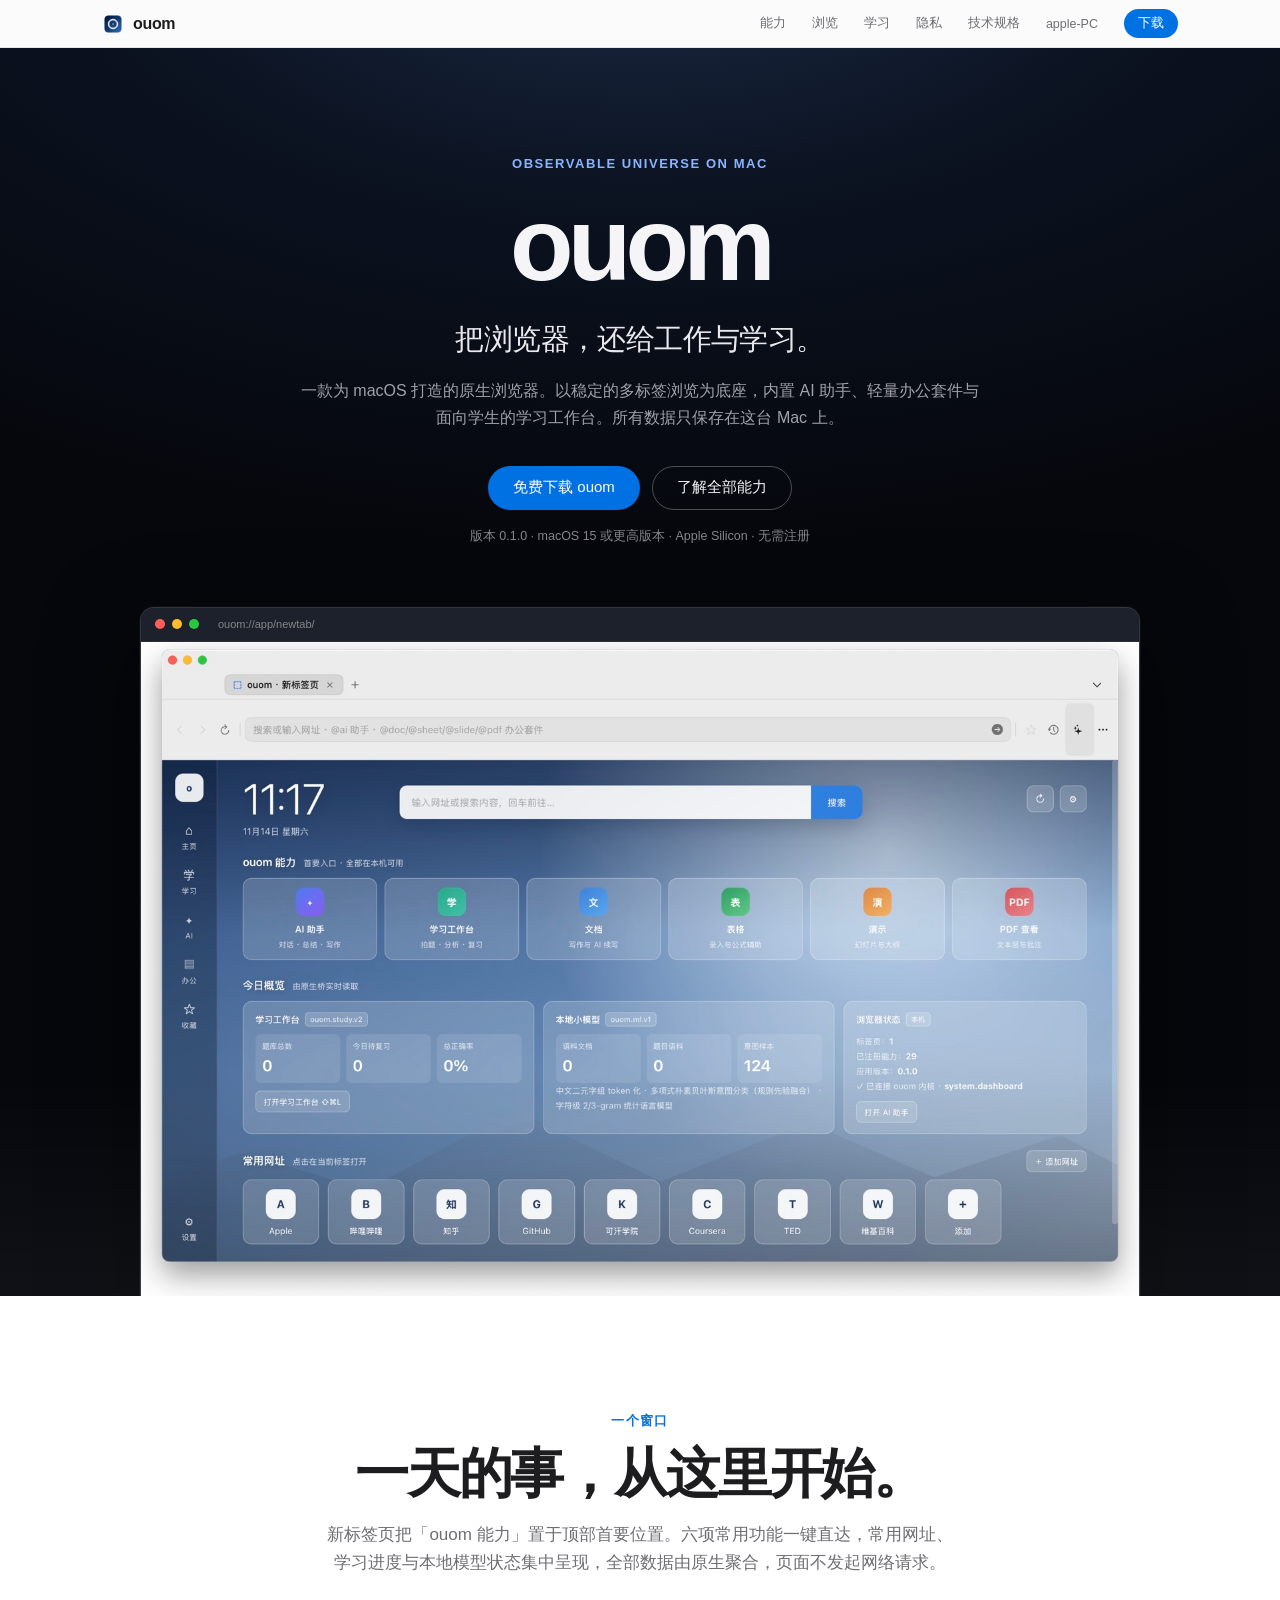
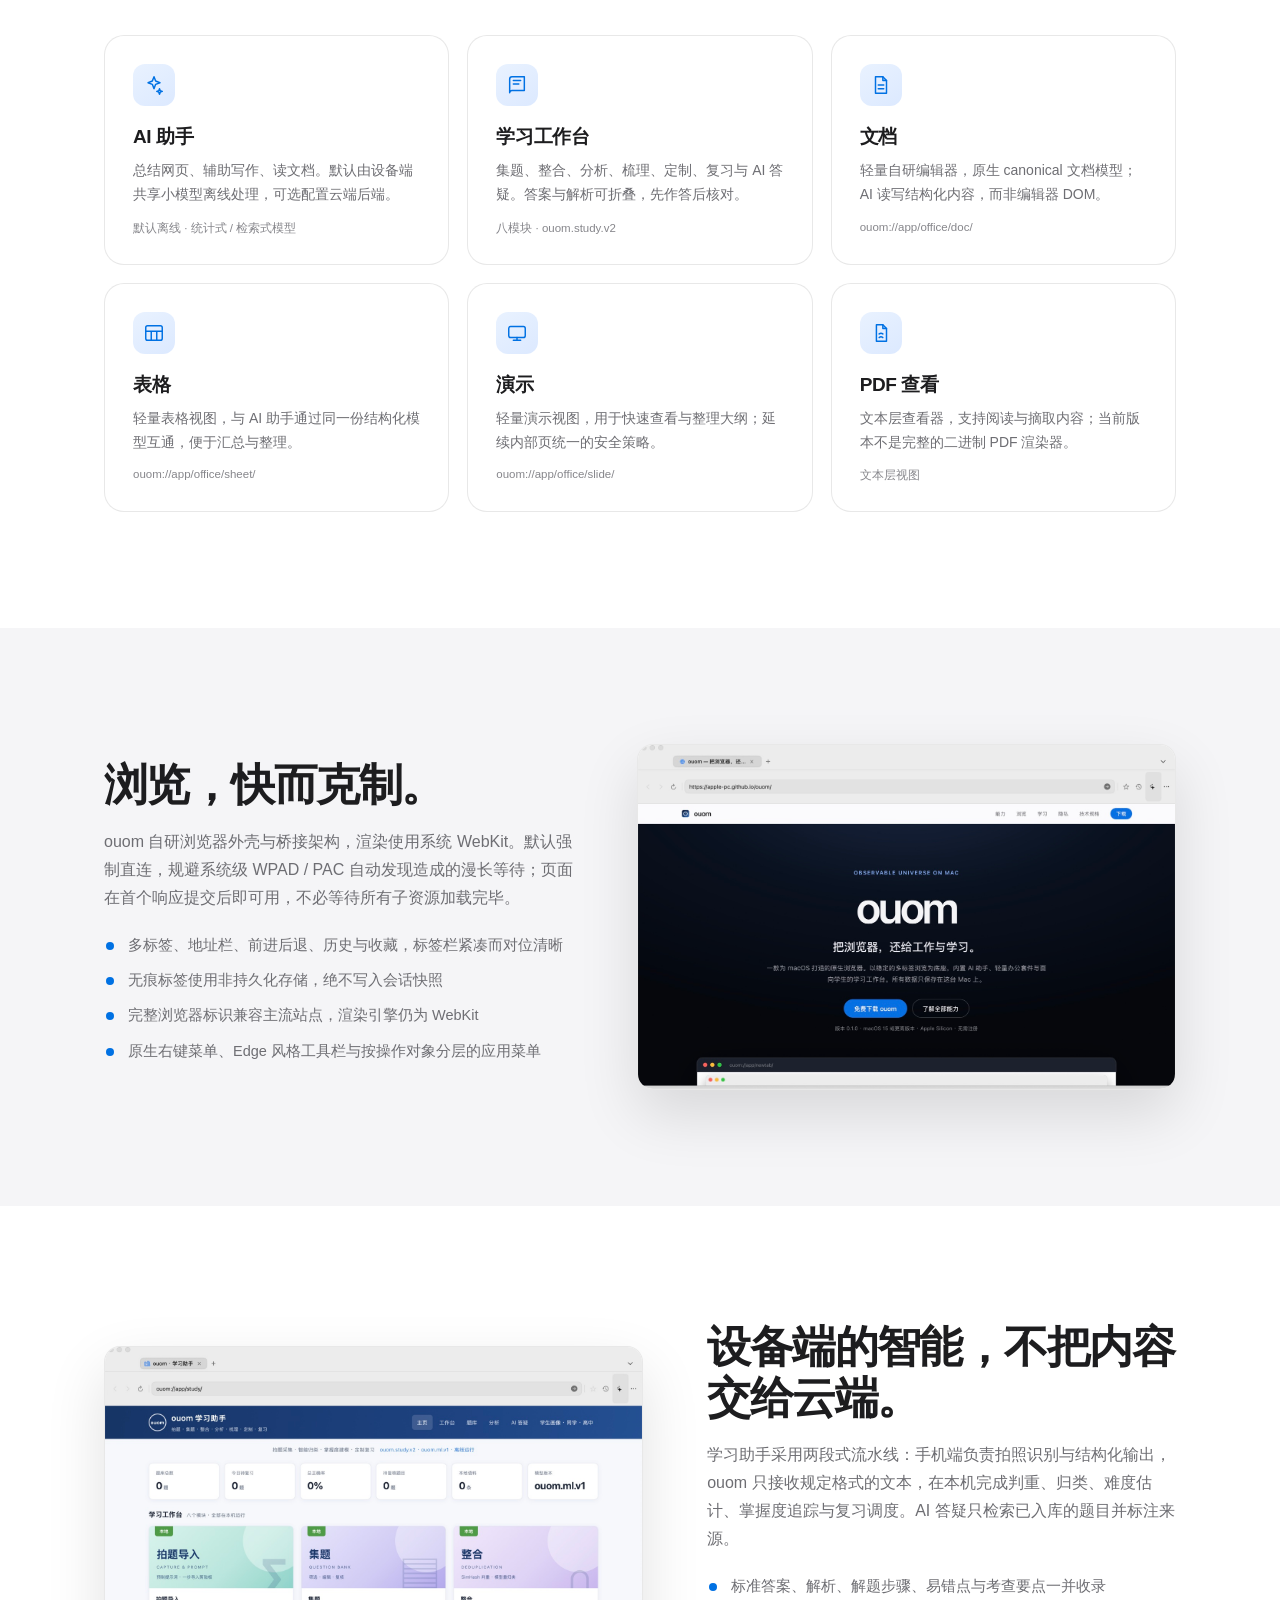
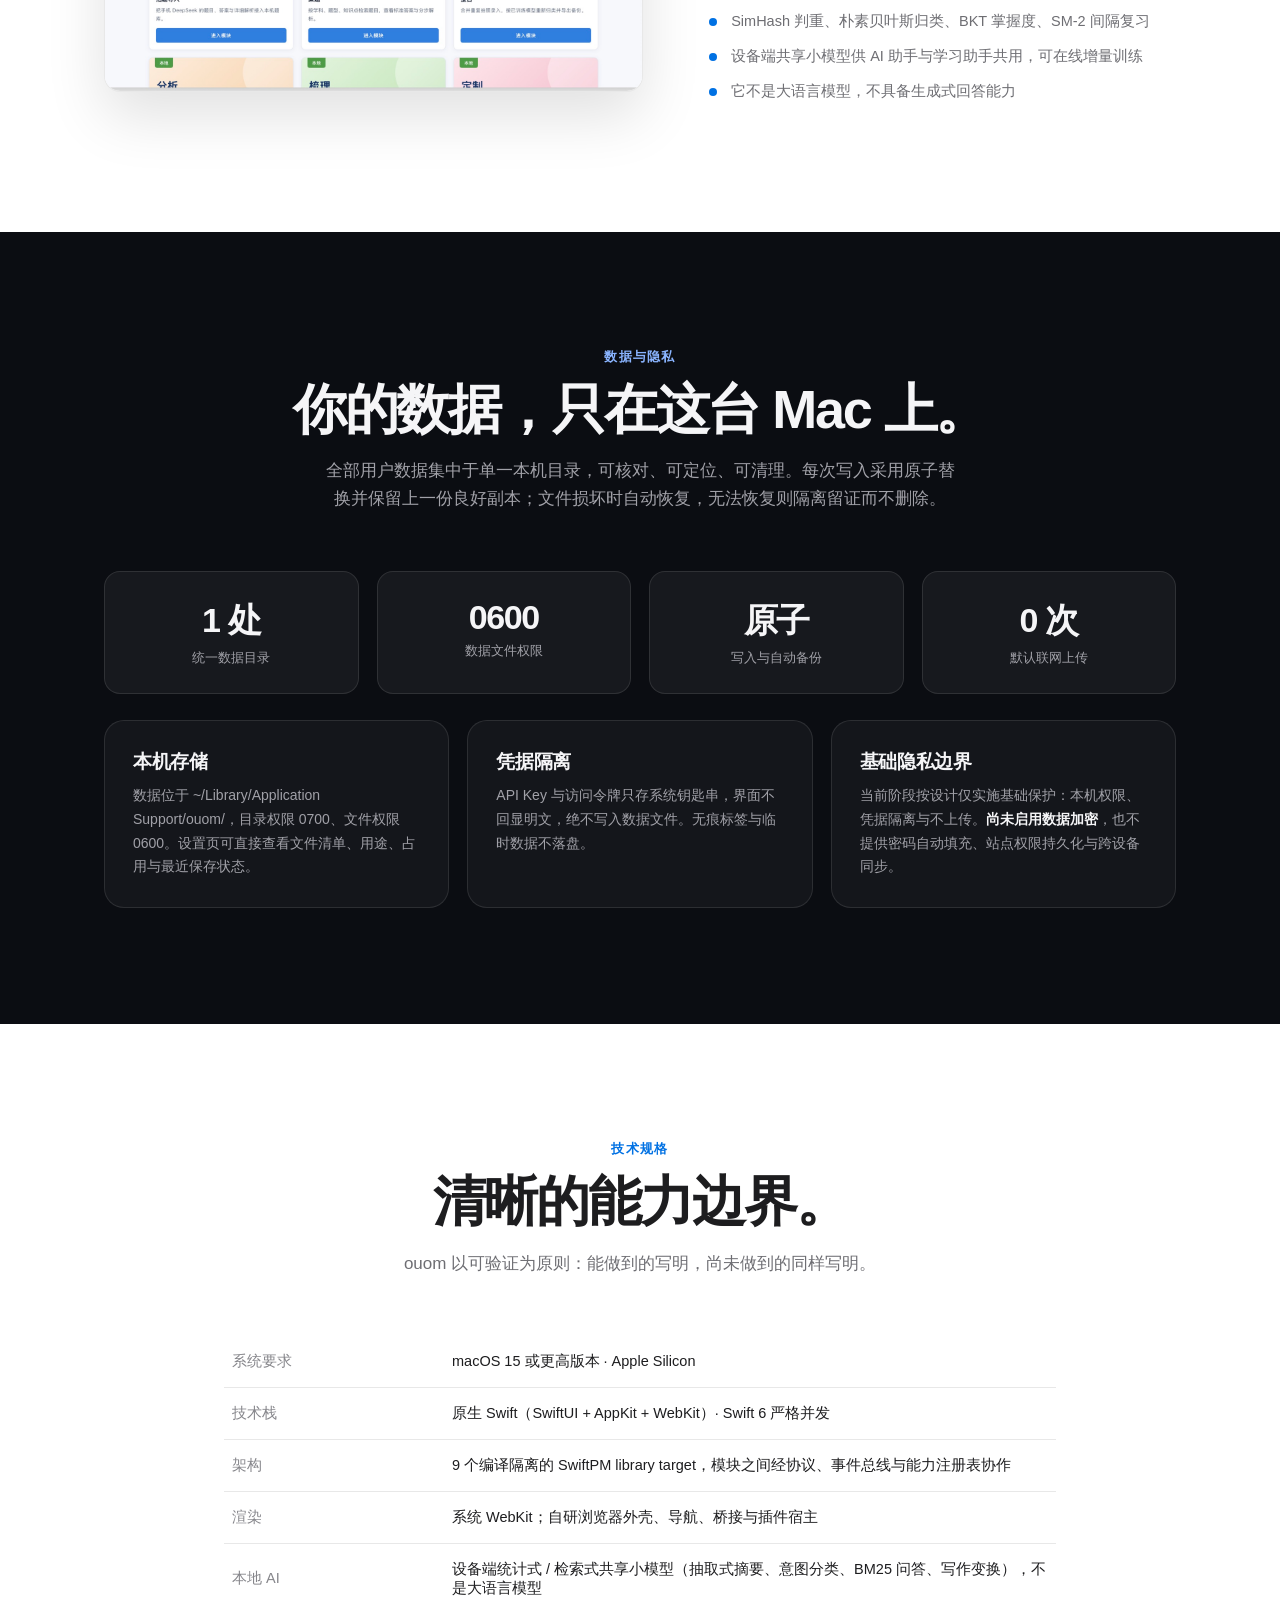
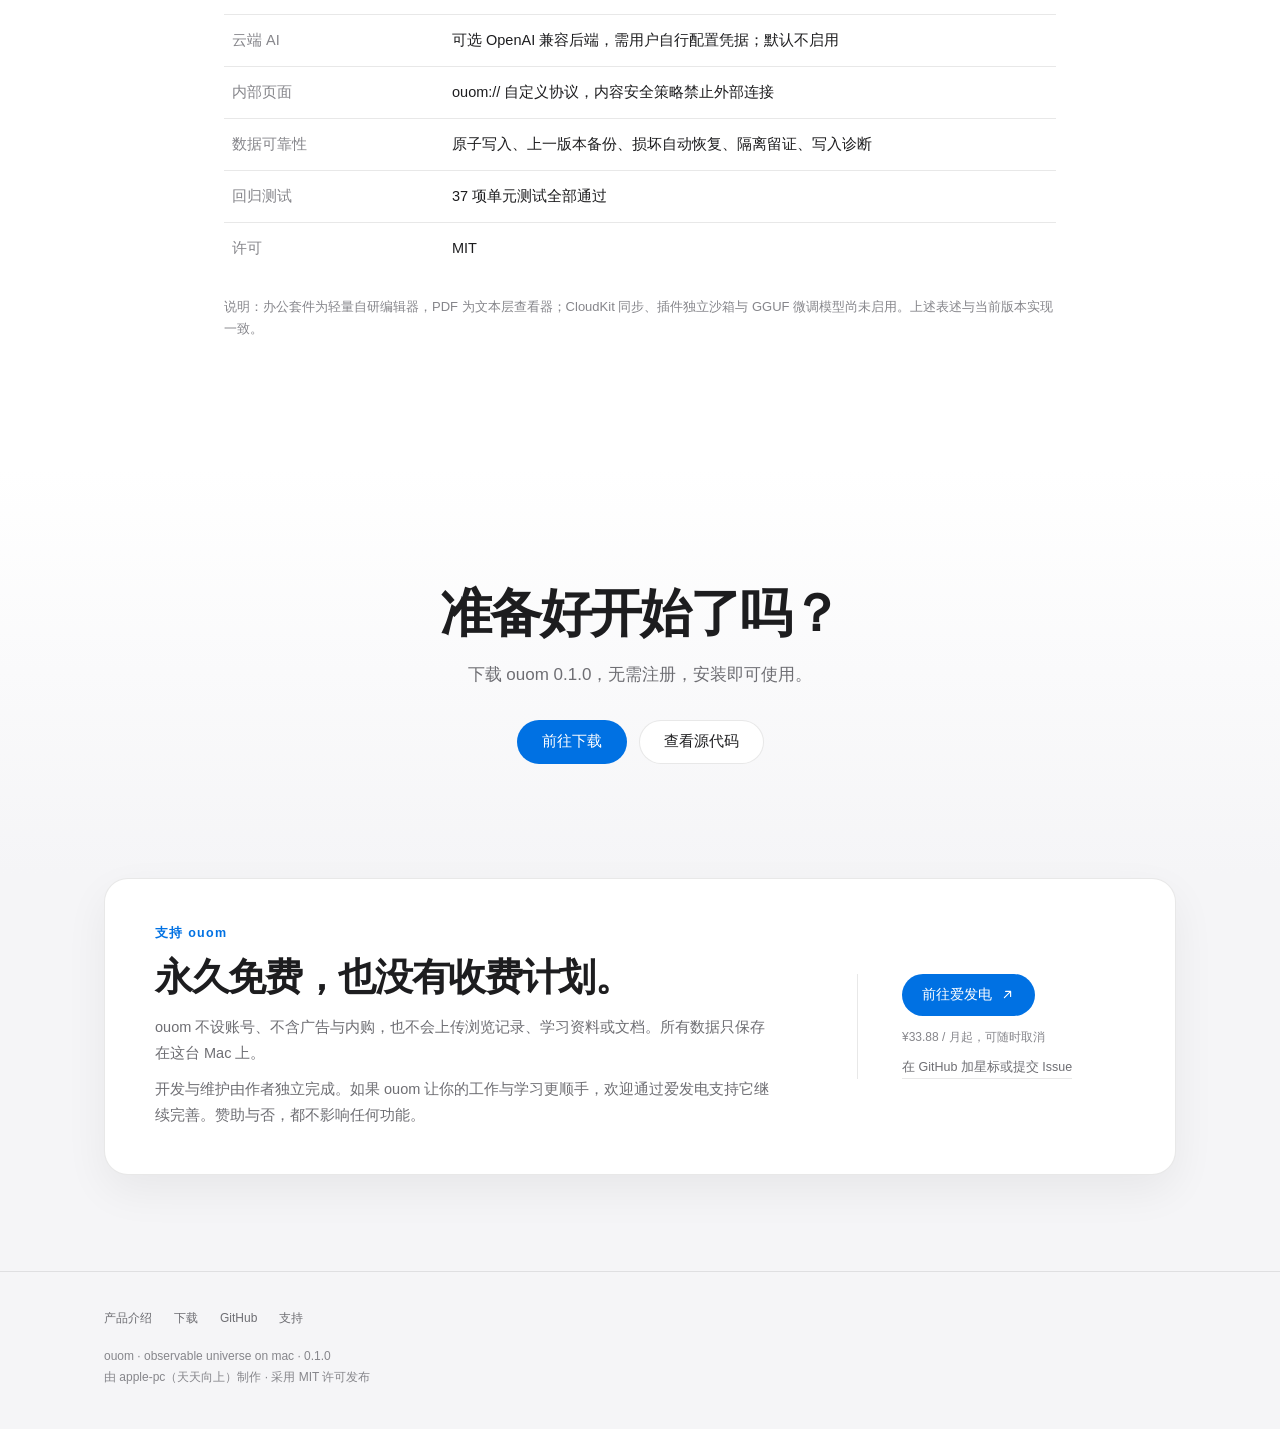
<file: index.html>
<!DOCTYPE html>
<html lang="zh-CN">
<head>
<meta charset="utf-8">
<meta name="viewport" content="width=device-width, initial-scale=1, viewport-fit=cover">
<title>ouom — 把浏览器，还给工作与学习</title>
<meta name="description" content="ouom（observable universe on mac）是一款原生 macOS 浏览器，内置 AI 助手、轻量办公套件与面向学生的学习工作台。数据仅存本机，离线可用。">
<meta property="og:title" content="ouom — 把浏览器，还给工作与学习">
<meta property="og:description" content="原生 macOS 浏览器。AI 助手、办公套件、学习工作台，全部数据留在本机。">
<meta property="og:type" content="website">
<link rel="icon" href="assets/icon.png">
<link rel="stylesheet" href="assets/style.css?v=2">
</head>
<body>

<nav class="nav">
  <div class="nav-inner">
    <a class="brand" href="index.html"><img src="assets/icon.png" alt="ouom 图标">ouom</a>
    <div class="nav-links">
      <a href="#capabilities">能力</a>
      <a href="#browser">浏览</a>
      <a href="#study">学习</a>
      <a href="#privacy">隐私</a>
      <a href="#specs">技术规格</a>
      <a href="https://apple-pc.github.io/home/">apple-PC</a>
      <a class="nav-cta" href="download/">下载</a>
    </div>
  </div>
</nav>

<header class="hero">
  <div class="wrap">
    <p class="eyebrow">observable universe on mac</p>
    <h1>ouom</h1>
    <p class="sub">把浏览器，还给工作与学习。</p>
    <p class="lede">一款为 macOS 打造的原生浏览器。以稳定的多标签浏览为底座，内置 AI 助手、轻量办公套件与面向学生的学习工作台。所有数据只保存在这台 Mac 上。</p>
    <div class="cta-row">
      <a class="btn btn-primary" href="download/">免费下载 ouom</a>
      <a class="btn btn-ghost" href="#capabilities">了解全部能力</a>
    </div>
    <p class="hero-meta">版本 0.1.0 · macOS 15 或更高版本 · Apple Silicon · 无需注册</p>

    <div class="device reveal">
      <div class="device-bar"><i></i><i></i><i></i><span>ouom://app/newtab/</span></div>
      <img src="assets/newtab.jpg" alt="ouom 新标签页门户：顶部 ouom 能力六宫格、实时时钟与学习 / 小模型 / 浏览器状态小组件">
    </div>
  </div>
</header>

<section class="section" id="capabilities">
  <div class="wrap">
    <div class="section-head reveal">
      <span class="kicker">一个窗口</span>
      <h2>一天的事，从这里开始。</h2>
      <p>新标签页把「ouom 能力」置于顶部首要位置。六项常用功能一键直达，常用网址、学习进度与本地模型状态集中呈现，全部数据由原生聚合，页面不发起网络请求。</p>
    </div>
    <div class="grid grid-3 reveal">
      <div class="card">
        <div class="badge"><svg viewBox="0 0 24 24" fill="none" stroke="currentColor" stroke-width="1.6" stroke-linecap="round" stroke-linejoin="round"><path d="M12 3l1.8 4.7L18.5 9.5l-4.7 1.8L12 16l-1.8-4.7L5.5 9.5l4.7-1.8L12 3z"/><path d="M18 16l.8 2.2L21 19l-2.2.8L18 22l-.8-2.2L15 19l2.2-.8L18 16z"/></svg></div>
        <h3>AI 助手</h3>
        <p>总结网页、辅助写作、读文档。默认由设备端共享小模型离线处理，可选配置云端后端。</p>
        <span class="tag">默认离线 · 统计式 / 检索式模型</span>
      </div>
      <div class="card">
        <div class="badge"><svg viewBox="0 0 24 24" fill="none" stroke="currentColor" stroke-width="1.6" stroke-linecap="round" stroke-linejoin="round"><path d="M4 5.5A2.5 2.5 0 016.5 3H20v15H6.5A2.5 2.5 0 004 20.5V5.5z"/><path d="M8 7h8M8 11h6"/></svg></div>
        <h3>学习工作台</h3>
        <p>集题、整合、分析、梳理、定制、复习与 AI 答疑。答案与解析可折叠，先作答后核对。</p>
        <span class="tag">八模块 · ouom.study.v2</span>
      </div>
      <div class="card">
        <div class="badge"><svg viewBox="0 0 24 24" fill="none" stroke="currentColor" stroke-width="1.6" stroke-linecap="round" stroke-linejoin="round"><path d="M6 3h8l4 4v14H6V3z"/><path d="M14 3v4h4M9 12h6M9 16h6"/></svg></div>
        <h3>文档</h3>
        <p>轻量自研编辑器，原生 canonical 文档模型；AI 读写结构化内容，而非编辑器 DOM。</p>
        <span class="tag">ouom://app/office/doc/</span>
      </div>
      <div class="card">
        <div class="badge"><svg viewBox="0 0 24 24" fill="none" stroke="currentColor" stroke-width="1.6" stroke-linecap="round" stroke-linejoin="round"><rect x="3" y="4" width="18" height="16" rx="2"/><path d="M3 10h18M9 10v10M15 10v10"/></svg></div>
        <h3>表格</h3>
        <p>轻量表格视图，与 AI 助手通过同一份结构化模型互通，便于汇总与整理。</p>
        <span class="tag">ouom://app/office/sheet/</span>
      </div>
      <div class="card">
        <div class="badge"><svg viewBox="0 0 24 24" fill="none" stroke="currentColor" stroke-width="1.6" stroke-linecap="round" stroke-linejoin="round"><rect x="3" y="5" width="18" height="12" rx="2"/><path d="M12 17v3M8 20h8"/></svg></div>
        <h3>演示</h3>
        <p>轻量演示视图，用于快速查看与整理大纲；延续内部页统一的安全策略。</p>
        <span class="tag">ouom://app/office/slide/</span>
      </div>
      <div class="card">
        <div class="badge"><svg viewBox="0 0 24 24" fill="none" stroke="currentColor" stroke-width="1.6" stroke-linecap="round" stroke-linejoin="round"><path d="M7 3h7l4 4v14H7V3z"/><path d="M14 3v4h4"/><path d="M10 13c1.2-1 2.8-1 4 0M10 17c1.2-1 2.8-1 4 0"/></svg></div>
        <h3>PDF 查看</h3>
        <p>文本层查看器，支持阅读与摘取内容；当前版本不是完整的二进制 PDF 渲染器。</p>
        <span class="tag">文本层视图</span>
      </div>
    </div>
  </div>
</section>

<section class="section gray" id="browser">
  <div class="wrap split reveal">
    <div>
      <h2>浏览，快而克制。</h2>
      <p>ouom 自研浏览器外壳与桥接架构，渲染使用系统 WebKit。默认强制直连，规避系统级 WPAD / PAC 自动发现造成的漫长等待；页面在首个响应提交后即可用，不必等待所有子资源加载完毕。</p>
      <ul class="list">
        <li>多标签、地址栏、前进后退、历史与收藏，标签栏紧凑而对位清晰</li>
        <li>无痕标签使用非持久化存储，绝不写入会话快照</li>
        <li>完整浏览器标识兼容主流站点，渲染引擎仍为 WebKit</li>
        <li>原生右键菜单、Edge 风格工具栏与按操作对象分层的应用菜单</li>
      </ul>
    </div>
    <div class="shot"><img src="assets/browser.jpg" alt="ouom 主窗口：紧凑标签栏、地址栏与网页内容区"></div>
  </div>
</section>

<section class="section" id="study">
  <div class="wrap split reverse reveal">
    <div class="shot"><img src="assets/study.jpg" alt="ouom 学习工作台：课程门户式首页与八个功能模块"></div>
    <div>
      <h2>设备端的智能，不把内容交给云端。</h2>
      <p>学习助手采用两段式流水线：手机端负责拍照识别与结构化输出，ouom 只接收规定格式的文本，在本机完成判重、归类、难度估计、掌握度追踪与复习调度。AI 答疑只检索已入库的题目并标注来源。</p>
      <ul class="list">
        <li>标准答案、解析、解题步骤、易错点与考查要点一并收录</li>
        <li>SimHash 判重、朴素贝叶斯归类、BKT 掌握度、SM-2 间隔复习</li>
        <li>设备端共享小模型供 AI 助手与学习助手共用，可在线增量训练</li>
        <li>它不是大语言模型，不具备生成式回答能力</li>
      </ul>
    </div>
  </div>
</section>

<section class="section dark" id="privacy">
  <div class="wrap">
    <div class="section-head reveal">
      <span class="kicker">数据与隐私</span>
      <h2>你的数据，只在这台 Mac 上。</h2>
      <p>全部用户数据集中于单一本机目录，可核对、可定位、可清理。每次写入采用原子替换并保留上一份良好副本；文件损坏时自动恢复，无法恢复则隔离留证而不删除。</p>
    </div>
    <div class="metrics reveal">
      <div class="metric"><strong>1 处</strong><span>统一数据目录</span></div>
      <div class="metric"><strong>0600</strong><span>数据文件权限</span></div>
      <div class="metric"><strong>原子</strong><span>写入与自动备份</span></div>
      <div class="metric"><strong>0 次</strong><span>默认联网上传</span></div>
    </div>
    <div class="grid grid-3 reveal" style="margin-top:26px">
      <div class="card" style="background:rgba(255,255,255,.04);border-color:rgba(255,255,255,.1)">
        <h3 style="color:#f5f5f7">本机存储</h3>
        <p style="color:#a1a1a8">数据位于 ~/Library/Application Support/ouom/，目录权限 0700、文件权限 0600。设置页可直接查看文件清单、用途、占用与最近保存状态。</p>
      </div>
      <div class="card" style="background:rgba(255,255,255,.04);border-color:rgba(255,255,255,.1)">
        <h3 style="color:#f5f5f7">凭据隔离</h3>
        <p style="color:#a1a1a8">API Key 与访问令牌只存系统钥匙串，界面不回显明文，绝不写入数据文件。无痕标签与临时数据不落盘。</p>
      </div>
      <div class="card" style="background:rgba(255,255,255,.04);border-color:rgba(255,255,255,.1)">
        <h3 style="color:#f5f5f7">基础隐私边界</h3>
        <p style="color:#a1a1a8">当前阶段按设计仅实施基础保护：本机权限、凭据隔离与不上传。<strong style="color:#f5f5f7">尚未启用数据加密</strong>，也不提供密码自动填充、站点权限持久化与跨设备同步。</p>
      </div>
    </div>
  </div>
</section>

<section class="section" id="specs">
  <div class="wrap" style="max-width:880px">
    <div class="section-head reveal">
      <span class="kicker">技术规格</span>
      <h2>清晰的能力边界。</h2>
      <p>ouom 以可验证为原则：能做到的写明，尚未做到的同样写明。</p>
    </div>
    <table class="spec reveal">
      <tr><th>系统要求</th><td>macOS 15 或更高版本 · Apple Silicon</td></tr>
      <tr><th>技术栈</th><td>原生 Swift（SwiftUI + AppKit + WebKit）· Swift 6 严格并发</td></tr>
      <tr><th>架构</th><td>9 个编译隔离的 SwiftPM library target，模块之间经协议、事件总线与能力注册表协作</td></tr>
      <tr><th>渲染</th><td>系统 WebKit；自研浏览器外壳、导航、桥接与插件宿主</td></tr>
      <tr><th>本地 AI</th><td>设备端统计式 / 检索式共享小模型（抽取式摘要、意图分类、BM25 问答、写作变换），不是大语言模型</td></tr>
      <tr><th>云端 AI</th><td>可选 OpenAI 兼容后端，需用户自行配置凭据；默认不启用</td></tr>
      <tr><th>内部页面</th><td>ouom:// 自定义协议，内容安全策略禁止外部连接</td></tr>
      <tr><th>数据可靠性</th><td>原子写入、上一版本备份、损坏自动恢复、隔离留证、写入诊断</td></tr>
      <tr><th>回归测试</th><td>37 项单元测试全部通过</td></tr>
      <tr><th>许可</th><td>MIT</td></tr>
    </table>
    <p class="note">说明：办公套件为轻量自研编辑器，PDF 为文本层查看器；CloudKit 同步、插件独立沙箱与 GGUF 微调模型尚未启用。上述表述与当前版本实现一致。</p>
  </div>
</section>

<section class="cta-section">
  <h2>准备好开始了吗？</h2>
  <p>下载 ouom 0.1.0，无需注册，安装即可使用。</p>
  <div class="cta-row">
    <a class="btn btn-primary" href="download/">前往下载</a>
    <a class="btn btn-outline" href="https://github.com/apple-PC/ouom">查看源代码</a>
  </div>
</section>

<section class="support" id="support">
  <div class="wrap">
    <div class="support-card reveal">
      <div class="support-copy">
        <span class="kicker">支持 ouom</span>
        <h2>永久免费，也没有收费计划。</h2>
        <p>ouom 不设账号、不含广告与内购，也不会上传浏览记录、学习资料或文档。所有数据只保存在这台 Mac 上。</p>
        <p>开发与维护由作者独立完成。如果 ouom 让你的工作与学习更顺手，欢迎通过爱发电支持它继续完善。赞助与否，都不影响任何功能。</p>
      </div>
      <div class="support-action">
        <a class="support-cta" href="https://afdian.com/a/apple-pc" target="_blank" rel="noopener">
          前往爱发电
          <svg viewBox="0 0 24 24" fill="none" stroke="currentColor" stroke-width="1.8" stroke-linecap="round" stroke-linejoin="round"><path d="M7 17 17 7M9 7h8v8"/></svg>
        </a>
        <span>¥33.88 / 月起，可随时取消</span>
        <a class="support-alt" href="https://github.com/apple-PC/ouom">在 GitHub 加星标或提交 Issue</a>
      </div>
    </div>
  </div>
</section>

<footer class="footer">
  <div class="footer-inner">
    <div class="footer-links">
      <a href="index.html">产品介绍</a>
      <a href="download/">下载</a>
      <a href="https://github.com/apple-PC/ouom">GitHub</a>
      <a href="#support">支持</a>
    </div>
    <div>ouom · observable universe on mac · 0.1.0</div>
    <div>由 apple-pc（天天向上）制作 · 采用 MIT 许可发布</div>
  </div>
</footer>

<script src="assets/site.js?v=3"></script>
</body>
</html>
</file>
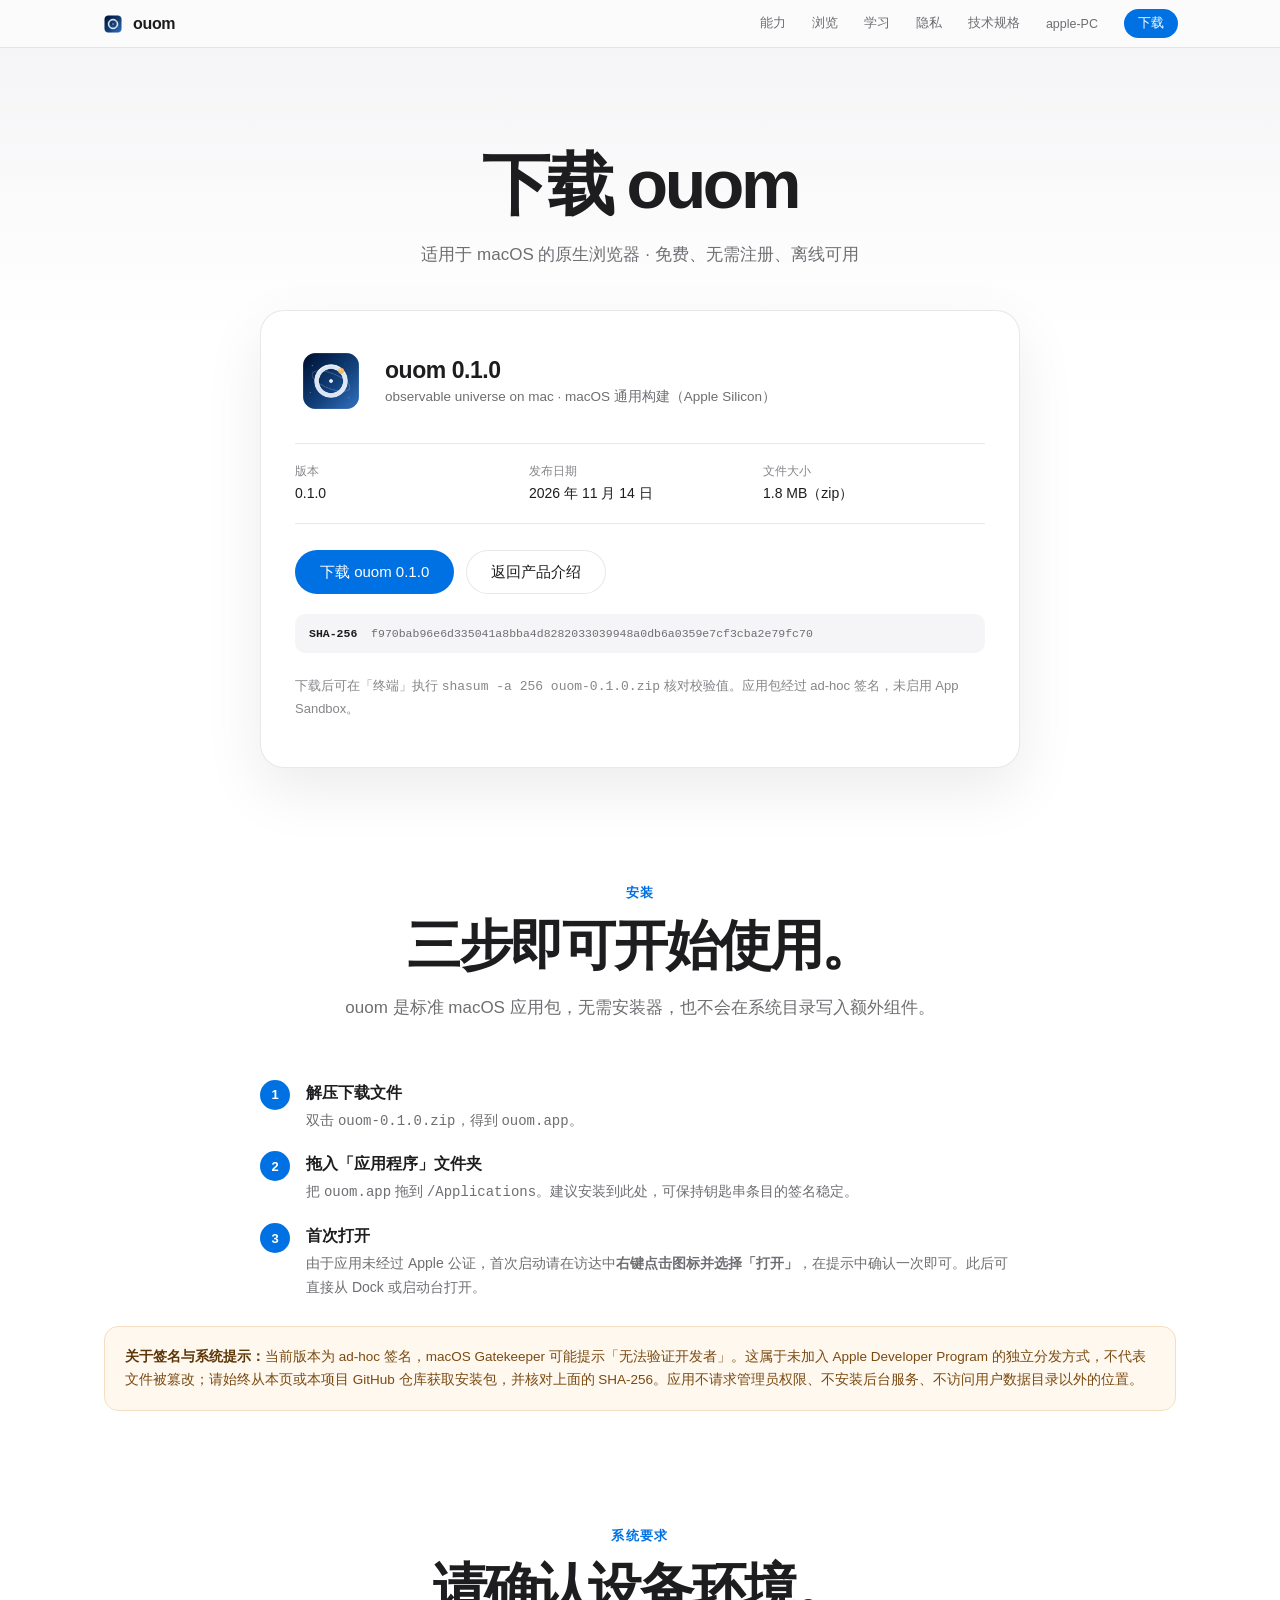
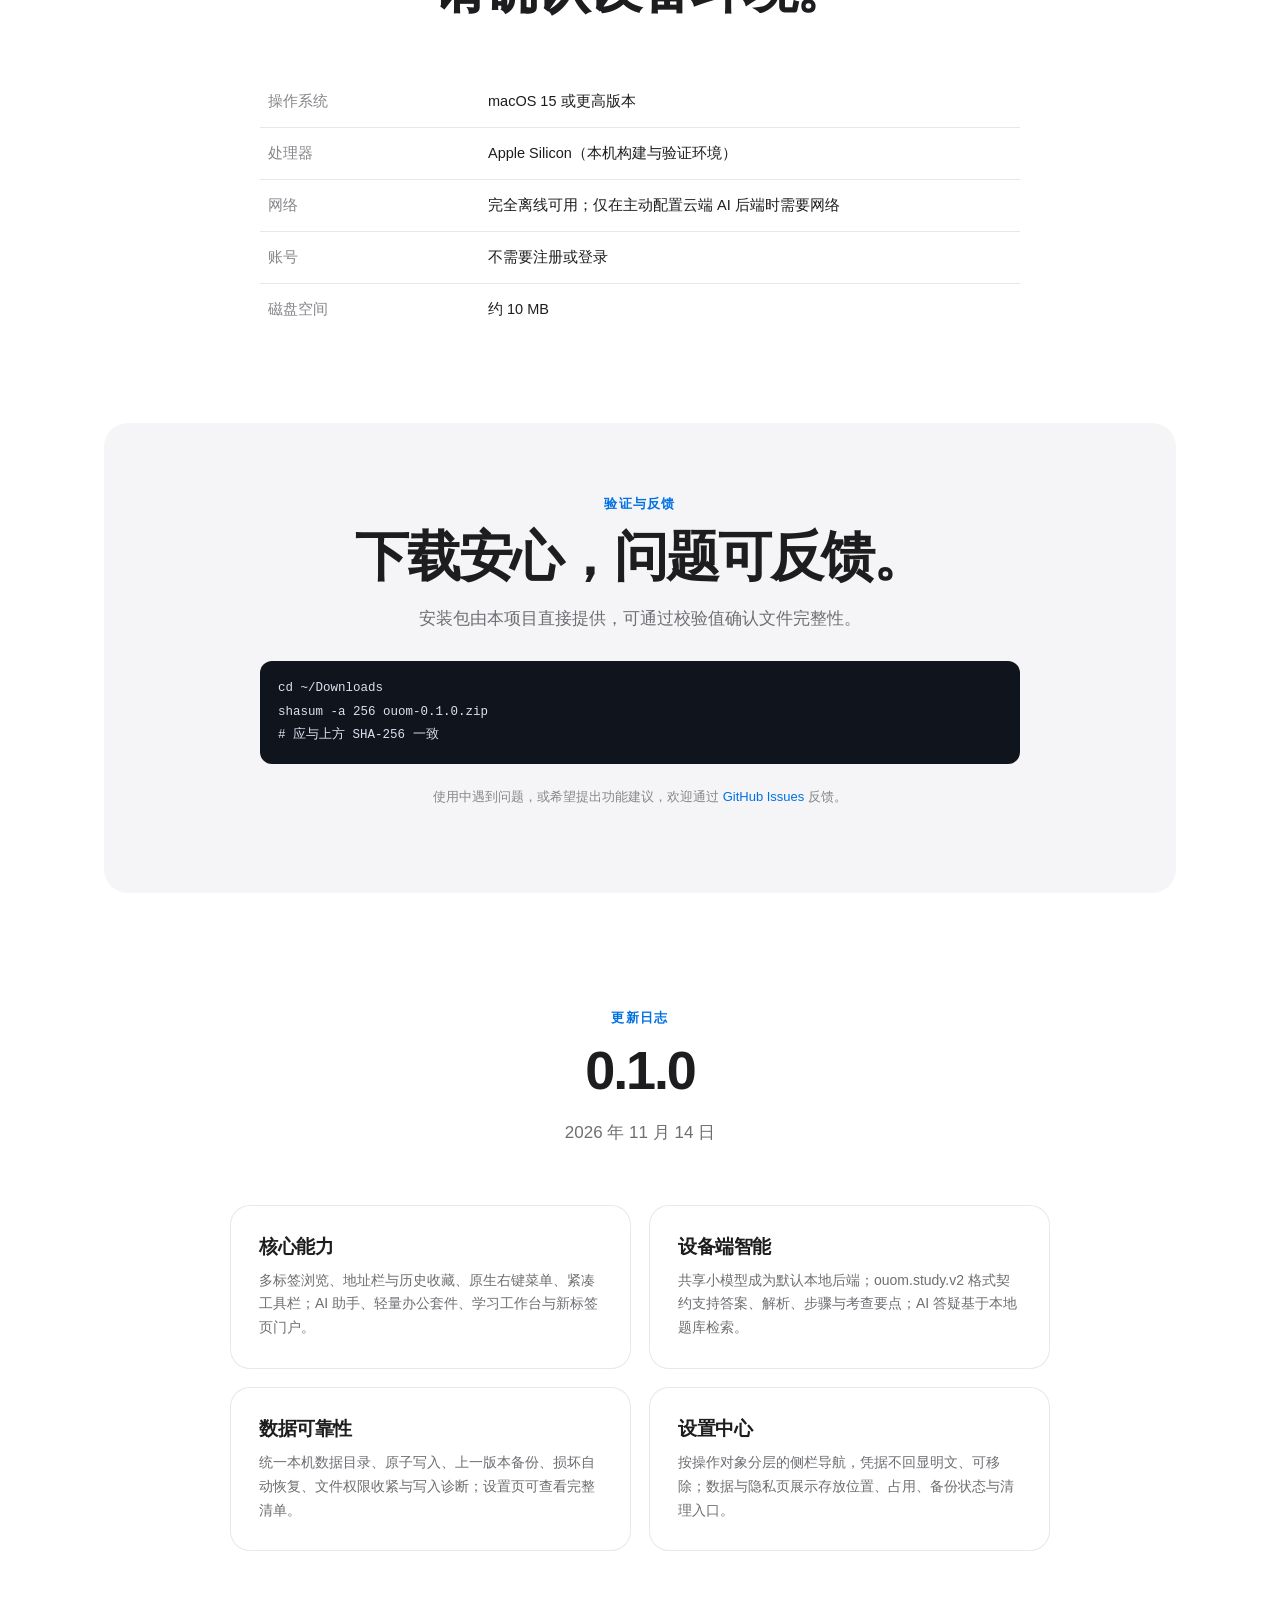
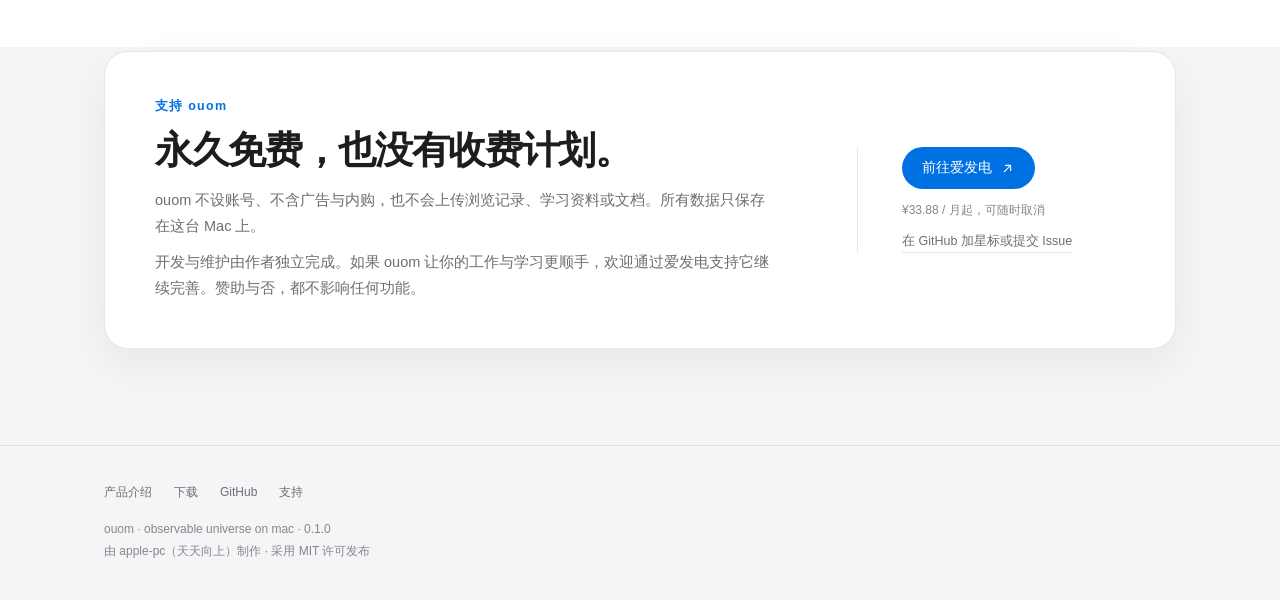
<file: download/index.html>
<!DOCTYPE html>
<html lang="zh-CN">
<head>
<meta charset="utf-8">
<meta name="viewport" content="width=device-width, initial-scale=1, viewport-fit=cover">
<title>下载 ouom — 适用于 macOS 的原生浏览器</title>
<meta name="description" content="下载 ouom 0.1.0 for macOS。原生 Swift + WebKit 浏览器，内置 AI 助手、办公套件与学习工作台，数据仅存本机。">
<link rel="icon" href="../assets/icon.png">
<link rel="stylesheet" href="../assets/style.css?v=2">
</head>
<body>

<nav class="nav">
  <div class="nav-inner">
    <a class="brand" href="../index.html"><img src="../assets/icon.png" alt="ouom 图标">ouom</a>
    <div class="nav-links">
      <a href="../index.html#capabilities">能力</a>
      <a href="../index.html#browser">浏览</a>
      <a href="../index.html#study">学习</a>
      <a href="../index.html#privacy">隐私</a>
      <a href="../index.html#specs">技术规格</a>
      <a href="https://apple-pc.github.io/home/">apple-PC</a>
      <a class="nav-cta" href="./">下载</a>
    </div>
  </div>
</nav>

<header class="page-head">
  <h1>下载 ouom</h1>
  <p>适用于 macOS 的原生浏览器 · 免费、无需注册、离线可用</p>
</header>

<main class="wrap" style="padding-bottom:96px">

  <div class="download-card reveal">
    <div class="download-top">
      <img src="../assets/icon.png" alt="ouom 应用图标">
      <div>
        <h2>ouom 0.1.0</h2>
        <p>observable universe on mac · macOS 通用构建（Apple Silicon）</p>
      </div>
    </div>
    <div class="download-meta">
      <div><span>版本</span><strong>0.1.0</strong></div>
      <div><span>发布日期</span><strong>2026 年 11 月 14 日</strong></div>
      <div><span>文件大小</span><strong>1.8 MB（zip）</strong></div>
    </div>
    <div class="download-actions">
      <a class="btn btn-primary" href="./ouom-0.1.0.zip" download>下载 ouom 0.1.0</a>
      <a class="btn btn-outline" href="../index.html">返回产品介绍</a>
    </div>
    <div class="sha mono"><b>SHA-256</b> &nbsp;f970bab96e6d335041a8bba4d8282033039948a0db6a0359e7cf3cba2e79fc70</div>
    <p class="note">下载后可在「终端」执行 <span class="mono">shasum -a 256 ouom-0.1.0.zip</span> 核对校验值。应用包经过 ad-hoc 签名，未启用 App Sandbox。</p>
  </div>

  <section class="section" style="padding-bottom:0">
    <div class="section-head reveal">
      <span class="kicker">安装</span>
      <h2>三步即可开始使用。</h2>
      <p>ouom 是标准 macOS 应用包，无需安装器，也不会在系统目录写入额外组件。</p>
    </div>
    <div class="steps reveal" style="max-width:760px;margin:0 auto">
      <div class="step">
        <div><h3>解压下载文件</h3><p>双击 <span class="mono">ouom-0.1.0.zip</span>，得到 <span class="mono">ouom.app</span>。</p></div>
      </div>
      <div class="step">
        <div><h3>拖入「应用程序」文件夹</h3><p>把 <span class="mono">ouom.app</span> 拖到 <span class="mono">/Applications</span>。建议安装到此处，可保持钥匙串条目的签名稳定。</p></div>
      </div>
      <div class="step">
        <div><h3>首次打开</h3><p>由于应用未经过 Apple 公证，首次启动请在访达中<strong>右键点击图标并选择「打开」</strong>，在提示中确认一次即可。此后可直接从 Dock 或启动台打开。</p></div>
      </div>
    </div>
    <div class="callout">
      <strong>关于签名与系统提示：</strong>当前版本为 ad-hoc 签名，macOS Gatekeeper 可能提示「无法验证开发者」。这属于未加入 Apple Developer Program 的独立分发方式，不代表文件被篡改；请始终从本页或本项目 GitHub 仓库获取安装包，并核对上面的 SHA-256。应用不请求管理员权限、不安装后台服务、不访问用户数据目录以外的位置。
    </div>
  </section>

  <section class="section" style="padding-bottom:0">
    <div class="section-head reveal">
      <span class="kicker">系统要求</span>
      <h2>请确认设备环境。</h2>
    </div>
    <table class="spec reveal" style="max-width:760px;margin:0 auto">
      <tr><th>操作系统</th><td>macOS 15 或更高版本</td></tr>
      <tr><th>处理器</th><td>Apple Silicon（本机构建与验证环境）</td></tr>
      <tr><th>网络</th><td>完全离线可用；仅在主动配置云端 AI 后端时需要网络</td></tr>
      <tr><th>账号</th><td>不需要注册或登录</td></tr>
      <tr><th>磁盘空间</th><td>约 10 MB</td></tr>
    </table>
  </section>

  <section class="section gray" style="padding:72px 0;margin-top:88px;border-radius:24px">
    <div class="section-head reveal" style="margin-bottom:28px">
      <span class="kicker">验证与反馈</span>
      <h2>下载安心，问题可反馈。</h2>
      <p>安装包由本项目直接提供，可通过校验值确认文件完整性。</p>
    </div>
    <div style="max-width:760px;margin:0 auto">
      <pre class="code mono reveal">cd ~/Downloads
shasum -a 256 ouom-0.1.0.zip
# 应与上方 SHA-256 一致</pre>
      <p class="note" style="text-align:center">使用中遇到问题，或希望提出功能建议，欢迎通过 <a href="https://github.com/apple-PC/ouom/issues" target="_blank" rel="noopener" style="color:var(--blue)">GitHub Issues</a> 反馈。</p>
    </div>
  </section>

  <section class="section" style="padding-bottom:0">
    <div class="section-head reveal">
      <span class="kicker">更新日志</span>
      <h2>0.1.0</h2>
      <p>2026 年 11 月 14 日</p>
    </div>
    <div class="grid grid-2 reveal" style="max-width:820px;margin:0 auto">
      <div class="card">
        <h3>核心能力</h3>
        <p>多标签浏览、地址栏与历史收藏、原生右键菜单、紧凑工具栏；AI 助手、轻量办公套件、学习工作台与新标签页门户。</p>
      </div>
      <div class="card">
        <h3>设备端智能</h3>
        <p>共享小模型成为默认本地后端；ouom.study.v2 格式契约支持答案、解析、步骤与考查要点；AI 答疑基于本地题库检索。</p>
      </div>
      <div class="card">
        <h3>数据可靠性</h3>
        <p>统一本机数据目录、原子写入、上一版本备份、损坏自动恢复、文件权限收紧与写入诊断；设置页可查看完整清单。</p>
      </div>
      <div class="card">
        <h3>设置中心</h3>
        <p>按操作对象分层的侧栏导航，凭据不回显明文、可移除；数据与隐私页展示存放位置、占用、备份状态与清理入口。</p>
      </div>
    </div>
  </section>

</main>

<section class="support" id="support">
  <div class="wrap">
    <div class="support-card reveal">
      <div class="support-copy">
        <span class="kicker">支持 ouom</span>
        <h2>永久免费，也没有收费计划。</h2>
        <p>ouom 不设账号、不含广告与内购，也不会上传浏览记录、学习资料或文档。所有数据只保存在这台 Mac 上。</p>
        <p>开发与维护由作者独立完成。如果 ouom 让你的工作与学习更顺手，欢迎通过爱发电支持它继续完善。赞助与否，都不影响任何功能。</p>
      </div>
      <div class="support-action">
        <a class="support-cta" href="https://afdian.com/a/apple-pc" target="_blank" rel="noopener">
          前往爱发电
          <svg viewBox="0 0 24 24" fill="none" stroke="currentColor" stroke-width="1.8" stroke-linecap="round" stroke-linejoin="round"><path d="M7 17 17 7M9 7h8v8"/></svg>
        </a>
        <span>¥33.88 / 月起，可随时取消</span>
        <a class="support-alt" href="https://github.com/apple-PC/ouom">在 GitHub 加星标或提交 Issue</a>
      </div>
    </div>
  </div>
</section>

<footer class="footer">
  <div class="footer-inner">
    <div class="footer-links">
      <a href="../index.html">产品介绍</a>
      <a href="./">下载</a>
      <a href="https://github.com/apple-PC/ouom">GitHub</a>
      <a href="../index.html#support">支持</a>
    </div>
    <div>ouom · observable universe on mac · 0.1.0</div>
    <div>由 apple-pc（天天向上）制作 · 采用 MIT 许可发布</div>
  </div>
</footer>

<script src="../assets/site.js?v=3"></script>
</body>
</html>
</file>
<file: assets/style.css>
/* ouom 官网 · 视觉基线：大留白、精确字阶、克制的分层与动效 */

:root {
  --ink: #1d1d1f;
  --ink-2: #6e6e73;
  --ink-3: #86868b;
  --bg: #ffffff;
  --gray: #f5f5f7;
  --line: rgba(0, 0, 0, .09);
  --blue: #0071e3;
  --blue-dark: #0077ed;
  --orange: #f6821f;
  --orange-deep: #ea6a09;
  --radius: 20px;
  --max: 1120px;
}

* { box-sizing: border-box; }
html { scroll-behavior: smooth; }
body {
  margin: 0;
  background: var(--bg);
  color: var(--ink);
  font-family: -apple-system, BlinkMacSystemFont, "SF Pro Display", "SF Pro Text",
               "Helvetica Neue", "PingFang SC", "Hiragino Sans GB", "Microsoft YaHei", sans-serif;
  -webkit-font-smoothing: antialiased;
  text-rendering: optimizeLegibility;
}
a { color: inherit; text-decoration: none; }
img { display: block; max-width: 100%; }
button { font: inherit; cursor: pointer; }

.wrap { max-width: var(--max); margin: 0 auto; padding: 0 24px; }
.mono { font-family: ui-monospace, SFMono-Regular, "SF Mono", Menlo, monospace; }

/* 顶部导航 */
.nav {
  position: sticky; top: 0; z-index: 50;
  height: 48px;
  background: rgba(250, 250, 252, .78);
  backdrop-filter: saturate(180%) blur(20px);
  -webkit-backdrop-filter: saturate(180%) blur(20px);
  border-bottom: 1px solid var(--line);
}
.nav-inner { max-width: var(--max); margin: 0 auto; padding: 0 22px; height: 100%;
  display: flex; align-items: center; gap: 28px; }
.brand { display: inline-flex; align-items: center; gap: 9px; font-weight: 600;
  font-size: 16px; letter-spacing: -.02em; }
.brand img { width: 22px; height: 22px; border-radius: 6px; }
.nav-links { display: flex; align-items: center; gap: 26px; margin-left: auto; }
.nav-links a { font-size: 12.5px; color: var(--ink-2); transition: color .2s; }
.nav-links a:hover { color: var(--ink); }
.nav-cta { font-size: 12.5px; color: #fff !important; background: var(--blue);
  padding: 6px 14px; border-radius: 999px; transition: background .2s, transform .2s; }
.nav-cta:hover { background: #0077ed; transform: translateY(-1px); }

/* Hero */
.hero {
  position: relative; overflow: hidden;
  background: radial-gradient(1200px 620px at 50% -10%, #1c2b46 0%, #0b1220 46%, #05070c 100%);
  color: #f5f5f7; text-align: center;
  padding: 108px 24px 0;
}
.hero::after {
  content: ""; position: absolute; inset: auto 0 0; height: 220px;
  background: linear-gradient(to bottom, transparent, rgba(255,255,255,.045)); pointer-events: none;
}
.eyebrow { font-size: 13px; font-weight: 600; letter-spacing: .12em; text-transform: uppercase;
  color: #8ab4ff; margin: 0 0 20px; }
.hero h1 { margin: 0; font-size: clamp(56px, 9vw, 104px); line-height: 1.03;
  font-weight: 600; letter-spacing: -.055em; }
.hero .sub { margin: 22px auto 0; max-width: 760px; font-size: clamp(21px, 2.5vw, 29px);
  line-height: 1.35; font-weight: 500; letter-spacing: -.02em; color: #e8e8ed; }
.hero .lede { margin: 18px auto 0; max-width: 680px; font-size: 16px; line-height: 1.7;
  color: #a1a1a8; }
.cta-row { display: flex; justify-content: center; flex-wrap: wrap; gap: 12px; margin-top: 34px; }
.btn { display: inline-flex; align-items: center; justify-content: center; gap: 8px;
  min-height: 44px; padding: 0 24px; border-radius: 999px; font-size: 15px; font-weight: 500;
  border: 1px solid transparent; transition: transform .2s ease, background .2s ease, box-shadow .2s ease; }
.btn:hover { transform: translateY(-2px); }
.btn-primary { background: var(--blue); color: #fff; }
.btn-primary:hover { background: var(--blue-dark); box-shadow: 0 10px 26px rgba(0,113,227,.3); }
.btn-ghost { color: #f5f5f7; border-color: rgba(255,255,255,.28); }
.btn-ghost:hover { background: rgba(255,255,255,.09); }
.btn-light { background: #fff; color: var(--ink); }
.btn-light:hover { box-shadow: 0 10px 26px rgba(0,0,0,.12); }
.btn-outline { border-color: var(--line); color: var(--ink); background: #fff; }
.btn-outline:hover { box-shadow: 0 8px 22px rgba(0,0,0,.08); }
.hero-meta { margin-top: 18px; font-size: 12.5px; color: #86868b; }

.device { position: relative; max-width: 1000px; margin: 62px auto 0;
  border-radius: 14px 14px 0 0; overflow: hidden;
  border: 1px solid rgba(255,255,255,.14); border-bottom: none;
  box-shadow: 0 30px 90px rgba(0,0,0,.55), 0 0 0 1px rgba(255,255,255,.04);
  background: #10141d; }
.device-bar { height: 34px; display: flex; align-items: center; gap: 7px; padding: 0 14px;
  background: #1c212c; border-bottom: 1px solid rgba(255,255,255,.07); }
.device-bar i { width: 10px; height: 10px; border-radius: 50%; background: #ff5f57; }
.device-bar i:nth-child(2) { background: #febc2e; }
.device-bar i:nth-child(3) { background: #28c840; }
.device-bar span { margin-left: 12px; font-size: 11px; color: #86868b; }
.device img { width: 100%; height: auto; }

/* 区块 */
.section { padding: 116px 0; }
.section.gray { background: var(--gray); }
.section.dark { background: #0b0d12; color: #f5f5f7; }
.section-head { max-width: 760px; margin: 0 auto 58px; text-align: center; }
.section-head .kicker { display: block; font-size: 13px; font-weight: 600;
  letter-spacing: .1em; text-transform: uppercase; color: var(--blue); margin-bottom: 14px; }
.section.dark .section-head .kicker { color: #8ab4ff; }
.section-head h2 { margin: 0; font-size: clamp(34px, 4.6vw, 54px); line-height: 1.1;
  font-weight: 600; letter-spacing: -.04em; }
.section-head p { margin: 18px auto 0; max-width: 640px; font-size: 17px; line-height: 1.65;
  color: var(--ink-2); }
.section.dark .section-head p { color: #a1a1a8; }

.grid { display: grid; gap: 18px; }
.grid-2 { grid-template-columns: repeat(2, minmax(0, 1fr)); }
.grid-3 { grid-template-columns: repeat(3, minmax(0, 1fr)); }
.grid-6 { grid-template-columns: repeat(3, minmax(0, 1fr)); }

.card { background: #fff; border: 1px solid var(--line); border-radius: var(--radius);
  padding: 28px; transition: transform .25s ease, box-shadow .25s ease; }
.card:hover { transform: translateY(-3px); box-shadow: 0 16px 40px rgba(0,0,0,.07); }
.card .badge { width: 42px; height: 42px; border-radius: 12px; display: grid; place-items: center;
  background: linear-gradient(145deg, #e9f2ff, #dce9ff); color: var(--blue); margin-bottom: 18px; }
.card .badge svg { width: 22px; height: 22px; }
.card h3 { margin: 0 0 9px; font-size: 19px; font-weight: 600; letter-spacing: -.02em; }
.card p { margin: 0; font-size: 14px; line-height: 1.7; color: var(--ink-2); }
.card .tag { display: inline-block; margin-top: 14px; font-size: 11.5px; color: var(--ink-3); }

.split { display: grid; grid-template-columns: 1fr 1.15fr; gap: 64px; align-items: center; }
.split.reverse { grid-template-columns: 1.15fr 1fr; }
.split h2 { font-size: clamp(30px, 3.6vw, 44px); line-height: 1.14; font-weight: 600;
  letter-spacing: -.035em; margin: 0 0 18px; }
.split p { font-size: 16px; line-height: 1.75; color: var(--ink-2); margin: 0 0 18px; }
.split .list { list-style: none; padding: 0; margin: 22px 0 0; }
.split .list li { position: relative; padding-left: 24px; margin-bottom: 12px;
  font-size: 14.5px; line-height: 1.6; color: var(--ink-2); }
.split .list li::before { content: ""; position: absolute; left: 2px; top: 8px;
  width: 8px; height: 8px; border-radius: 50%; background: var(--blue); }
.shot { border-radius: 16px; overflow: hidden; border: 1px solid var(--line);
  box-shadow: 0 24px 60px rgba(0,0,0,.12); background: #fff; }
.shot img { width: 100%; height: auto; }

/* 数字与规格 */
.metrics { display: grid; grid-template-columns: repeat(4, 1fr); gap: 18px; }
.metric { text-align: center; padding: 26px 12px; border-radius: 16px;
  background: rgba(255,255,255,.05); border: 1px solid rgba(255,255,255,.1); }
.metric strong { display: block; font-size: 34px; font-weight: 600; letter-spacing: -.04em; }
.metric span { display: block; margin-top: 6px; font-size: 12.5px; color: #a1a1a8; }

.spec { width: 100%; border-collapse: collapse; font-size: 14.5px; }
.spec tr { border-bottom: 1px solid var(--line); }
.spec tr:last-child { border-bottom: none; }
.spec th { width: 220px; text-align: left; padding: 16px 8px; font-weight: 500; color: var(--ink-3); }
.spec td { padding: 16px 8px; color: var(--ink); }

.note { margin-top: 22px; font-size: 13px; line-height: 1.7; color: var(--ink-3); }

/* 结尾 CTA */
.cta-section { padding: 110px 24px; text-align: center;
  background: linear-gradient(180deg, #fff, var(--gray)); }
.cta-section h2 { font-size: clamp(34px, 4.4vw, 52px); font-weight: 600;
  letter-spacing: -.04em; margin: 0 0 14px; }
.cta-section p { color: var(--ink-2); font-size: 17px; margin: 0 0 30px; }

/* 页脚 */
.footer { background: var(--gray); color: var(--ink-3); font-size: 12px; line-height: 1.8;
  border-top: 1px solid var(--line); }
.footer-inner { max-width: var(--max); margin: 0 auto; padding: 36px 24px 40px; }
.footer-links { display: flex; flex-wrap: wrap; gap: 22px; margin-bottom: 16px; }
.footer-links a { color: var(--ink-2); }
.footer-links a:hover { color: var(--blue); }

/* 下载页 */
.page-head { padding: 92px 24px 64px; text-align: center;
  background: linear-gradient(180deg, var(--gray), #fff); }
.page-head h1 { font-size: clamp(42px, 6vw, 68px); font-weight: 600;
  letter-spacing: -.05em; margin: 0 0 12px; }
.page-head p { color: var(--ink-2); font-size: 17px; margin: 0; }
.download-card { max-width: 760px; margin: -20px auto 0; position: relative;
  background: #fff; border: 1px solid var(--line); border-radius: 24px;
  box-shadow: 0 22px 60px rgba(0,0,0,.08); padding: 34px; }
.download-top { display: flex; align-items: center; gap: 18px; }
.download-top img { width: 72px; height: 72px; border-radius: 17px; }
.download-top h2 { margin: 0 0 4px; font-size: 23px; font-weight: 600; letter-spacing: -.02em; }
.download-top p { margin: 0; color: var(--ink-2); font-size: 13.5px; }
.download-meta { display: grid; grid-template-columns: repeat(3, 1fr); gap: 12px;
  margin: 26px 0; padding: 20px 0; border-top: 1px solid var(--line); border-bottom: 1px solid var(--line); }
.download-meta div span { display: block; font-size: 11.5px; color: var(--ink-3); margin-bottom: 5px; }
.download-meta div strong { font-size: 14px; font-weight: 500; }
.download-actions { display: flex; gap: 12px; flex-wrap: wrap; }
.sha { margin-top: 20px; padding: 13px 14px; border-radius: 10px; background: var(--gray);
  font-size: 11.5px; color: var(--ink-2); word-break: break-all; }
.sha b { color: var(--ink); font-weight: 600; }
.steps { counter-reset: step; display: grid; gap: 18px; margin-top: 30px; }
.step { display: flex; gap: 16px; align-items: flex-start; }
.step::before { counter-increment: step; content: counter(step); flex: 0 0 30px;
  height: 30px; border-radius: 50%; display: grid; place-items: center;
  background: var(--blue); color: #fff; font-size: 13px; font-weight: 600; }
.step h3 { margin: 3px 0 5px; font-size: 15.5px; font-weight: 600; }
.step p { margin: 0; font-size: 14px; line-height: 1.7; color: var(--ink-2); }
.callout { margin-top: 26px; padding: 18px 20px; border-radius: 14px;
  background: #fff8ef; border: 1px solid #f6dfc0; font-size: 13.5px; line-height: 1.75; color: #7a4a12; }
.callout strong { color: #5c3608; }
.code { display: block; margin-top: 20px; padding: 16px 18px; border-radius: 12px;
  background: #10141d; color: #d8e2f0; font-size: 12.5px; line-height: 1.9;
  overflow-x: auto; white-space: pre; }

/* 支持 ouom：页脚前的双栏卡片，替代底部说明条与首次弹窗 */
.support { padding: 4px 0 96px; background: var(--gray); }
.support-card { display: grid; grid-template-columns: minmax(0, 1fr) 268px;
  gap: 56px; align-items: center; padding: 46px 50px;
  background: #fff; border: 1px solid var(--line); border-radius: 24px;
  box-shadow: 0 16px 44px rgba(0,0,0,.06); }
.support-copy .kicker { display: block; font-size: 12.5px; font-weight: 600;
  letter-spacing: .1em; color: var(--blue); margin-bottom: 14px; }
.support-copy h2 { margin: 0 0 14px; font-size: clamp(27px, 3.2vw, 38px);
  line-height: 1.15; font-weight: 600; letter-spacing: -.035em; }
.support-copy p { margin: 0 0 10px; max-width: 620px; color: var(--ink-2);
  font-size: 14.5px; line-height: 1.8; }
.support-copy p:last-child { margin-bottom: 0; }
.support-action { display: flex; flex-direction: column; align-items: flex-start;
  gap: 12px; padding-left: 44px; border-left: 1px solid var(--line); }
.support-cta { display: inline-flex; align-items: center; gap: 8px; min-height: 42px;
  padding: 0 20px; border-radius: 999px; background: var(--blue); color: #fff;
  font-size: 14px; font-weight: 500;
  transition: background .2s, transform .2s, box-shadow .2s; }
.support-cta:hover { background: var(--blue-dark); transform: translateY(-1px);
  box-shadow: 0 10px 24px rgba(0,113,227,.26); }
.support-cta svg { width: 15px; height: 15px; }
.support-action span { font-size: 12px; color: var(--ink-3); line-height: 1.6; }
.support-alt { font-size: 12.5px; color: var(--ink-2); padding-bottom: 2px;
  border-bottom: 1px solid var(--line); transition: color .2s, border-color .2s; }
.support-alt:hover { color: var(--blue); border-color: var(--blue); }
@media (max-width: 800px) {
  .support { padding-bottom: 72px; }
  .support-card { grid-template-columns: 1fr; gap: 28px; padding: 34px 28px; }
  .support-action { padding-left: 0; padding-top: 24px;
    border-left: 0; border-top: 1px solid var(--line); }
}

/* 入场动效 */
.reveal { opacity: 0; transform: translateY(18px);
  transition: opacity .7s cubic-bezier(.2,.7,.2,1), transform .7s cubic-bezier(.2,.7,.2,1); }
.reveal.visible { opacity: 1; transform: none; }
@media (prefers-reduced-motion: reduce) {
  .reveal { opacity: 1; transform: none; transition: none; }
  html { scroll-behavior: auto; }
}

@media (max-width: 900px) {
  .split, .split.reverse { grid-template-columns: 1fr; gap: 34px; }
  .grid-3, .grid-6 { grid-template-columns: repeat(2, minmax(0, 1fr)); }
  .metrics { grid-template-columns: repeat(2, 1fr); }
  .section { padding: 78px 0; }
}
@media (max-width: 620px) {
  .nav-links a:not(.nav-cta) { display: none; }
  .grid-3, .grid-6, .grid-2 { grid-template-columns: 1fr; }
  .download-meta { grid-template-columns: 1fr; }
  .hero { padding-top: 76px; }
  .device { margin-top: 44px; }
  .spec th { width: 110px; }
}
</file>
